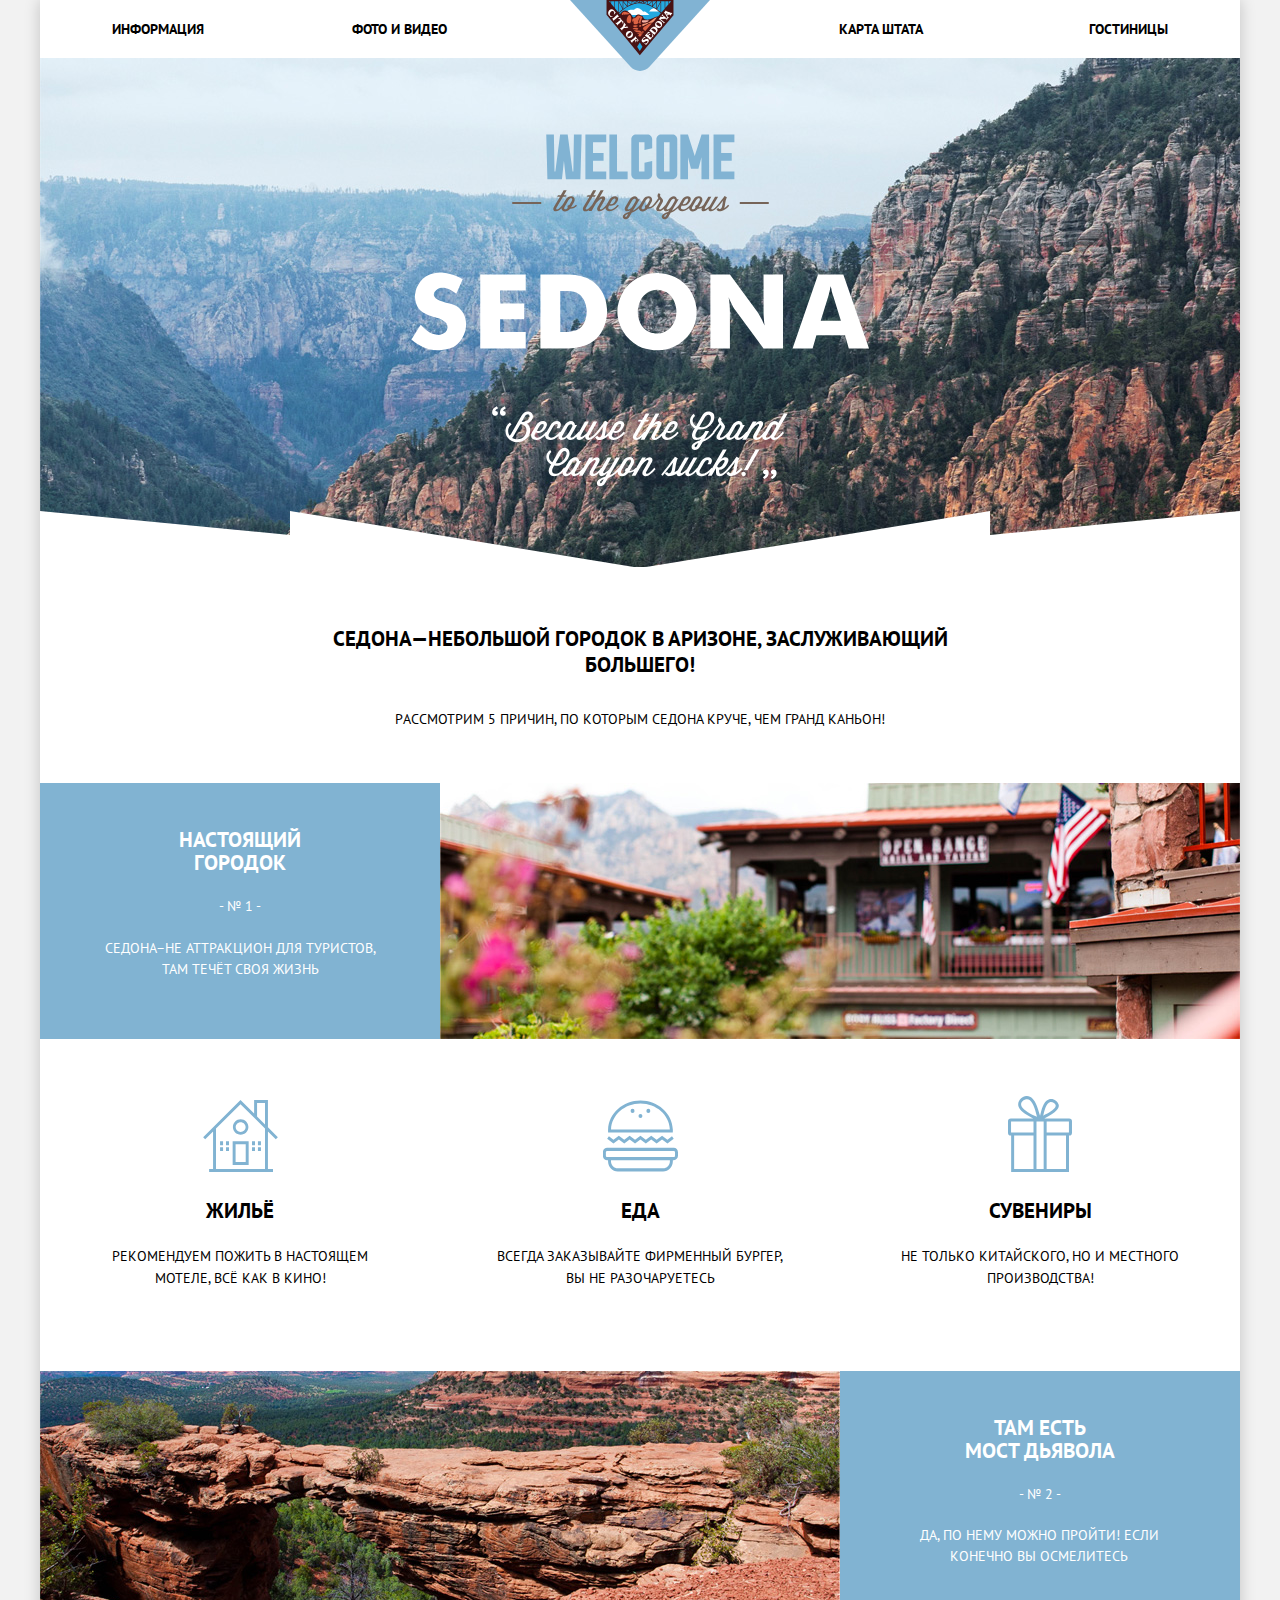
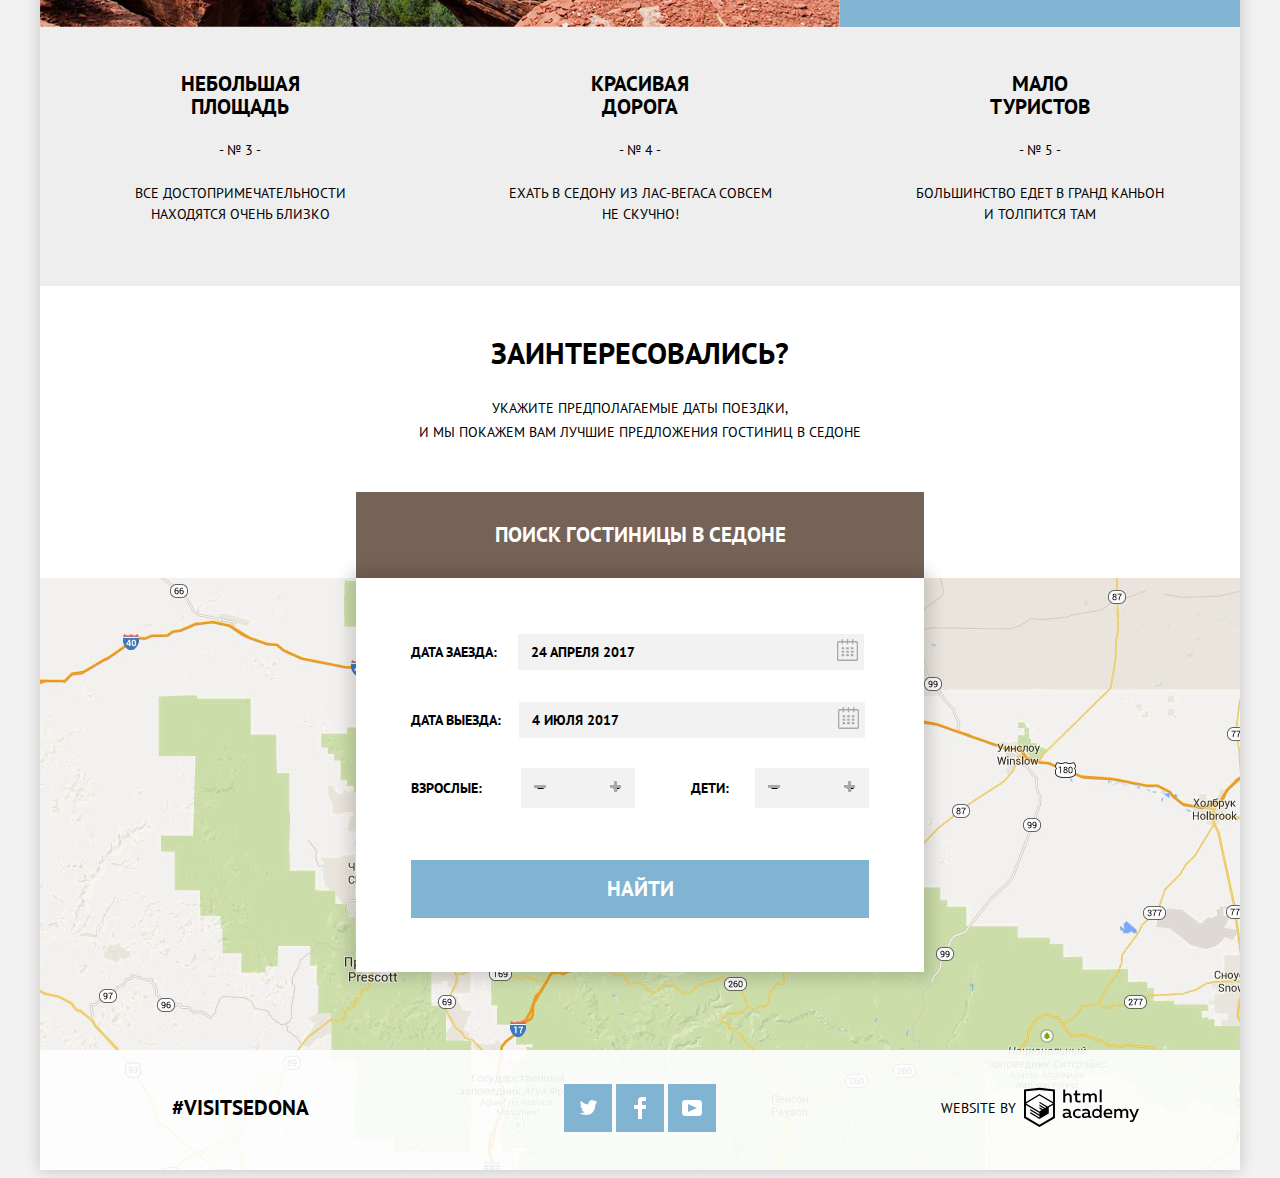
<file: index.html>
<!DOCTYPE html>
<html lang="ru">
	<head>
		<meta charset="utf-8">
		<title>HTML Academy: Седона</title>
		<link href="https://fonts.googleapis.com/css?family=PT+Sans:400,700&amp;subset=cyrillic" rel="stylesheet">
		<link rel="stylesheet"	href="css/normalize.css">
		<link rel="stylesheet" href="css/mini_style.css">		
	</head>
	<body>
		<div class="page-wrapper">
			<header class="main-header">
				<nav class="main-navigation">
					<a 	class="logo">
						<img src="img/logo-sedona.svg" width="140" height="71" alt="Логотип Седоны">
					</a>
					<ul class="site-navigation">
						<li><a href="#">Информация</a></li>
						<li><a href="#">Фото и видео</a></li>
						<li><a href="#">Карта штата</a></li>
						<li><a href="hotels.html">Гостиницы</a></li>
					</ul>
				</nav>
			</header>
			<main>
				<div class="welcome">
					<img src="img/intro-welcome.svg" width="459" height="353" alt="Приветствие">
				</div>
				<div class="intro">
					<h1 class="page-title">Седона&mdash;небольшой городок в Аризоне, заслуживающий большего!</h1>
					<p>Рaссмотрим 5 причин, по которым Седона круче, чем Гранд Каньон!</p>
				</div>
				<section class="features">
					<ul class="features-list"> 
						<li class="features-item features-item-blue features-item-full">
							<div class="features-item-text">
								<h2 class="features-title">Настоящий городок</h2>
								<p>Седона&ndash;не аттракцион для туристов, там течёт своя жизнь</p>
							</div>
							<div class="features-item-image">
								<img src="img/city.jpg" width="800" height="256" alt="Седона">
							</div>
						</li>
						<li class="features-item features-item-blue features-item-full">
							<div class="features-item-image">
								<img src="img/bridge.jpg" width="800" height="256" alt="Мост дьявола">
							</div>
							<div class="features-item-text">
								<h2 class="features-title">Там&nbsp;есть Мост&nbsp;дьявола</h2>
								<p>Да, по нему можно пройти! Если конечно вы осмелитесь</p>					
							</div>
						</li>
						<li class="features-item features-item-grey">
							<h2 class="features-title">Небольшая площадь</h2>
							<p>Все достопримечательности находятся очень близко</p>
						</li>
						<li class="features-item features-item-grey">
							<h2 class="features-title">Красивая дорога</h2>
							<p>Ехать в Седону из Лас-Вегаса совсем не скучно!</p>
						</li>
						<li class="features-item features-item-grey">
							<h2 class="features-title">Мало туристов</h2>
							<p>Большинство едет в гранд каньон и толпится там</p>
						</li>
						<li class="features-item-haslist">
							<ul class="features-sublist">
								<li class="features-item-sub">
									<h2 class="features-title-sub features-title-house">Жильё</h2>
									<p>Рекомендуем пожить в настоящем мотеле, всё как в кино!</p>
								</li>
								<li class="features-item-sub">
									<h2 class="features-title-sub features-title-food">Еда</h2>
									<p>Всегда заказывайте фирменный бургер, вы не разочаруетесь</p>
								</li>
								<li class="features-item-sub">
									<h2 class="features-title-sub features-title-gift">Сувениры</h2>
									<p>Не только китайского, но и местного производства!</p>
								</li>
							</ul>
						</li>
					</ul>
				</section>
				<div class="search">
					<h2 class="search-title">Заинтересовались?</h2>
					<p>Укажите предполагаемые даты поездки,<br> и мы покажем вам лучшие предложения гостиниц в Седоне</p>
					<a class="search-btn" href="#">Поиск гостиницы в Седоне</a>					
				</div>
			</main>
			<footer class="index-footer">
				<div class="hotel-search-wrapper">
		      		<form method="post" action="https://echo.htmlacademy.ru">

		  				<p class="input-wrapper">
		  					<label class="entry" for="checkin">Дата заезда:</label>
		  					<input type="text" id="checkin" name="calendar" value="24 апреля 2017">
		  					<button type="button" class="calendar-btn">
		  						<span class="visually-hidden">Календарь</span>
		  						<svg xmlns="http://www.w3.org/2000/svg" width="21" height="22" viewBox="0 0 21 22"><path d="M19.251 2.025h-2.845V.648c0-.381-.294-.689-.656-.689-.363 0-.656.308-.656.689v1.377h-3.938V.648c0-.381-.294-.689-.655-.689-.363 0-.657.308-.657.689v1.377H5.906V.648c0-.381-.294-.689-.656-.689-.363 0-.657.308-.657.689v1.377H1.75C.784 2.025 0 2.847 0 3.862v16.302C0 21.179.784 22 1.75 22h17.501c.966 0 1.749-.821 1.749-1.836V3.862c0-1.015-.783-1.837-1.749-1.837zm.437 18.139a.448.448 0 0 1-.437.459H1.75a.45.45 0 0 1-.438-.459V3.862a.45.45 0 0 1 .438-.459h2.844v1.378c0 .381.294.689.657.689.362 0 .656-.308.656-.689V3.403h3.938v1.378c0 .381.294.689.657.689.361 0 .655-.308.655-.689V3.403h3.938v1.378c0 .381.293.689.656.689.362 0 .656-.308.656-.689V3.403h2.845c.241 0 .437.206.437.459v16.302z"/><path d="M4.594 8.225h2.625v2.066H4.594zM4.594 11.668h2.625v2.067H4.594zM4.594 15.112h2.625v2.066H4.594zM9.188 15.112h2.625v2.066H9.188zM9.188 11.668h2.625v2.067H9.188zM9.188 8.225h2.625v2.066H9.188zM13.781 15.112h2.625v2.066h-2.625zM13.781 11.668h2.625v2.067h-2.625zM13.781 8.225h2.625v2.066h-2.625z"/></svg>
		  					</button>
		  				</p>
		  				<p class="input-wrapper">
		  					<label class="departure" for="checkon">Дата выезда:</label>
		  					<input type="text" id="checkon" name="date" value="4 июля 2017">
		  					<button type="button" class="calendar-btn">
		  						<span class="visually-hidden">Календарь</span>
		  						<svg xmlns="http://www.w3.org/2000/svg" width="21" height="22" viewBox="0 0 21 22"><path d="M19.251 2.025h-2.845V.648c0-.381-.294-.689-.656-.689-.363 0-.656.308-.656.689v1.377h-3.938V.648c0-.381-.294-.689-.655-.689-.363 0-.657.308-.657.689v1.377H5.906V.648c0-.381-.294-.689-.656-.689-.363 0-.657.308-.657.689v1.377H1.75C.784 2.025 0 2.847 0 3.862v16.302C0 21.179.784 22 1.75 22h17.501c.966 0 1.749-.821 1.749-1.836V3.862c0-1.015-.783-1.837-1.749-1.837zm.437 18.139a.448.448 0 0 1-.437.459H1.75a.45.45 0 0 1-.438-.459V3.862a.45.45 0 0 1 .438-.459h2.844v1.378c0 .381.294.689.657.689.362 0 .656-.308.656-.689V3.403h3.938v1.378c0 .381.294.689.657.689.361 0 .655-.308.655-.689V3.403h3.938v1.378c0 .381.293.689.656.689.362 0 .656-.308.656-.689V3.403h2.845c.241 0 .437.206.437.459v16.302z"/><path d="M4.594 8.225h2.625v2.066H4.594zM4.594 11.668h2.625v2.067H4.594zM4.594 15.112h2.625v2.066H4.594zM9.188 15.112h2.625v2.066H9.188zM9.188 11.668h2.625v2.067H9.188zM9.188 8.225h2.625v2.066H9.188zM13.781 15.112h2.625v2.066h-2.625zM13.781 11.668h2.625v2.067h-2.625zM13.781 8.225h2.625v2.066h-2.625z"/></svg>
		  					</button>      					
		  				</p>
		  				<p class="input-half-wrap">
		      				<label class="adult" for="adult-nub">Взрослые:</label> 
		  					<button type="button" class="minus">&minus;</button>
							<input class="input-adult" value="2" id="adult-nub">						
							<button type="button" class="plus">&plus;</button>
						</p>	      				
		  				<p class="input-half-wrap">
							<label class="kids" for="kids-num">Дети:</label>
							<button type="button" class="minus">&minus;</button>
							<input class="input-kids" value="0" id="kids-num">
							<button type="button" class="plus">&plus;</button>
						</p>
		  				<button class="hotel-search-btn" type="submit">Найти</button> 			          			
		      		</form>
	      	    </div>
				<div class="map">
					<img src="img/map-index.jpg" width="1200" height="592" alt="Карта Седоны">
				</div>
				<div class="footer-wrapper-index">
					<p class="hashtag">#visitsedona</p>
						<ul class="social-list">
		    				<li>
		    					<a class="social-link social-link-tw" href="#">
		    						<span class="visually-hidden">Твитер</span>
		    						<svg xmlns="http://www.w3.org/2000/svg" xmlns:xlink="http://www.w3.org/1999/xlink" width="17" height="15" viewBox="0 0 17 15"><path fill="#FFF" d="M10.95.144c1.685-.496 2.984.27 3.577 1.179.673-.231 1.331-.481 2.011-.708a2.345 2.345 0 0 1-.857 1.768c.685.17 1.304-.491 1.304-.491-.169 1-1.006 1.788-1.563 2.024-.231 6.75-3.175 11.217-10.077 11.082h-.446c-.41 0-4.164-.46-4.898-1.887 2.271.196 3.893-.422 4.693-1.177-.96-.3-2.679-.477-2.979-2.95.349.106.564.228 1.19.119C1.705 8.247.374 7.53.448 5.33c.285.328 1.067.536 1.34.472C1.085 5.561-.182 2.442.894.85c1.818 1.854 3.735 3.606 7.152 3.773C8.254 2.33 9.183.793 10.95.144z"/></svg>

		    					</a>
		    				</li>
		    				<li>
		    					<a class="social-link social-link-fb" href="#">
		    						<span class="visually-hidden">Фейсбук</span>
		    						<svg xmlns="http://www.w3.org/2000/svg" width="12" height="22" viewBox="0 0 12 22"><path fill="#FFF" d="M12 4V0H8a4 4 0 0 0-4 4v4H0v4h4v10h4V12h4V8H8V4h4z"/></svg>
		    					</a>
		    				</li>
		      				<li>
		      					<a class="social-link social-link-yt" href="#">
		      						<span class="visually-hidden">Ютуб</span>
		      						<svg xmlns="http://www.w3.org/2000/svg" xmlns:xlink="http://www.w3.org/1999/xlink" width="20" height="16" viewBox="0 0 20 16"><path fill="#FFF" d="M17 0H3C1.35 0 0 1.35 0 3v10c0 1.65 1.35 3 3 3h14c1.65 0 3-1.35 3-3V3c0-1.65-1.35-3-3-3zM6.027 11.998V4.002L15.014 8l-8.987 3.998z"/></svg>
		      					</a>
		      				</li>
		      			</ul>	      		
					<p class="footer-copyright">
		  				<span>website by</span>
		  				<a class="footer-button" href="https://htmlacademy.ru/intensive/htmlcss">  					
		  					<span class="visually-hidden">«Профессиональный HTML и CSS, уровень 1»</span>
		  					<svg id="Layer_1" data-name="Layer 1" xmlns="http://www.w3.org/2000/svg" width="115" height="41" viewBox="0 0 108.08 36.85"><path d="M44.61,26.88a2,2,0,0,0,.55-0.1v1.33a3.25,3.25,0,0,1-1.18.21,1.67,1.67,0,0,1-1.67-1,4.84,4.84,0,0,1-3.14,1.08c-1.51,0-2.91-.83-2.91-2.55,0-2.13,2-2.79,3.71-2.79a11.08,11.08,0,0,1,2.17.25v-0.3c0-1-.76-1.77-2.19-1.77a7.42,7.42,0,0,0-3,.64v-1.7a10.21,10.21,0,0,1,3.19-.55c2.36,0,3.81,1.12,3.81,3.65v3a0.54,0.54,0,0,0,.49.59h0.17Zm-6.44-1.13A1.35,1.35,0,0,0,39.63,27h0.11a3.39,3.39,0,0,0,2.41-1V24.58a9.72,9.72,0,0,0-1.81-.21c-1,0-2.16.33-2.16,1.38h0Zm12.36-6.11a5,5,0,0,1,2.57.64V22a4.08,4.08,0,0,0-2.3-.7,2.75,2.75,0,1,0,0,5.49,5,5,0,0,0,2.43-.64v1.71a6.27,6.27,0,0,1-2.76.57A4.21,4.21,0,0,1,46,24.51q0-.21,0-0.41a4.32,4.32,0,0,1,4.18-4.46h0.38Zm12.17,7.24a2,2,0,0,0,.55-0.1v1.33a3.25,3.25,0,0,1-1.18.21,1.67,1.67,0,0,1-1.67-1,4.84,4.84,0,0,1-3.14,1.08c-1.51,0-2.91-.83-2.91-2.55,0-2.13,2-2.79,3.71-2.79a11.08,11.08,0,0,1,2.17.25v-0.3c0-1-.76-1.77-2.19-1.77a7.42,7.42,0,0,0-3,.64v-1.7a10.21,10.21,0,0,1,3.19-.55c2.36,0,3.81,1.12,3.81,3.65v3a0.54,0.54,0,0,0,.49.59h0.17Zm-6.44-1.13A1.35,1.35,0,0,0,57.73,27h0.11a3.39,3.39,0,0,0,2.41-1V24.58a9.72,9.72,0,0,0-1.81-.21c-1.06,0-2.16.33-2.16,1.38h0ZM73,16V28.2H71.35V26.88a3.88,3.88,0,0,1-3.19,1.54,4.4,4.4,0,0,1,0-8.78,3.81,3.81,0,0,1,3,1.3V16H73Zm-4.53,5.22a2.76,2.76,0,1,0,0,5.52A2.86,2.86,0,0,0,71.15,25V23A2.91,2.91,0,0,0,68.49,21.27ZM79,19.64c3.31,0,4.46,2.68,3.92,5.09H76.7c0.21,1.5,1.67,2.11,3.19,2.11a6.11,6.11,0,0,0,2.64-.59v1.6a7.14,7.14,0,0,1-3,.57C77,28.42,74.78,27,74.78,24a4.18,4.18,0,0,1,4-4.39H79Zm0.09,1.54a2.28,2.28,0,0,0-2.44,2.1v0.06H81.3A2,2,0,0,0,79.13,21.18Zm5.73,7V19.87h1.65v1a3.81,3.81,0,0,1,2.78-1.27A2.86,2.86,0,0,1,91.89,21a4.12,4.12,0,0,1,2.91-1.33A3.06,3.06,0,0,1,98,23V28.2h-1.9V23.05a1.59,1.59,0,0,0-1.42-1.75H94.42a2.8,2.8,0,0,0-2.07,1.12V28.2h-1.9V23.05A1.59,1.59,0,0,0,89,21.31H88.8a3,3,0,0,0-2.21,1.29v5.63H84.86Zm21.31-8.33h1.9l-3.91,9.46c-0.9,2.17-2.09,2.86-3.35,2.86a4.76,4.76,0,0,1-1.1-.14V30.46a2.86,2.86,0,0,0,.85.12c0.9,0,1.58-.64,2.07-1.9l0.17-.42-4-8.4h2l2.86,6.29ZM38.73,1.46V6.22a3.81,3.81,0,0,1,2.7-1.14,3.25,3.25,0,0,1,3.44,3.4v5.15H43V8.72a1.81,1.81,0,0,0-1.61-2h-0.3a2.93,2.93,0,0,0-2.32,1.39v5.52h-1.9V1.46h1.9ZM49.94,2.31v3h3V6.91h-3v3.81c0,1.1.5,1.46,1.58,1.46a4.49,4.49,0,0,0,1.69-.33v1.6A6.8,6.8,0,0,1,51,13.8a2.55,2.55,0,0,1-2.86-2.74V6.89H46.58V5.26h1.5V2.74Zm5.4,11.31V5.28H57v1A3.81,3.81,0,0,1,59.77,5a2.86,2.86,0,0,1,2.6,1.33A4.12,4.12,0,0,1,65.28,5,3.06,3.06,0,0,1,68.44,8.4v5.21h-1.9V8.46a1.59,1.59,0,0,0-1.42-1.75H64.89a2.8,2.8,0,0,0-2.07,1.12v5.78h-1.9V8.46A1.59,1.59,0,0,0,59.5,6.71H59.27A3,3,0,0,0,57.06,8v5.63H55.34ZM71.17,1.45H73V13.6H71.17V1.45ZM14.71,0H14.55L0,1.54V28.21l14.55,8.66,14.55-8.66V1.54Zm12.5,27.1L14.55,34.64,1.9,27.12V16.18l12.59,7.5V25L5.86,19.9v1.31l8.68,5.21v1.39L5.87,22.65V24l8.68,5.21,8.75-5.24V18.31L27.2,16V27.12Zm0-12.53-3.48,2-1.6,1L14.51,13v1.31L21,18.23H21l-0.14.09-1,.54-5.37-3.2V17l4.24,2.52-1,.67-3.2-1.9v1.31l2.1,1.24L14.5,22.1,2,14.65,14.51,7.11Zm0-1.32L14.49,5.76,1.91,13.25v-10L14.56,1.92,27.21,3.25v10h0Z" transform="translate(0 -0.02)"></path></svg>
		  				</a>
					</p>				
				</div>
	      	</footer>
	    </div>
	    <script src="js/mini_form.js"></script>
	</body>
</html>
</file>
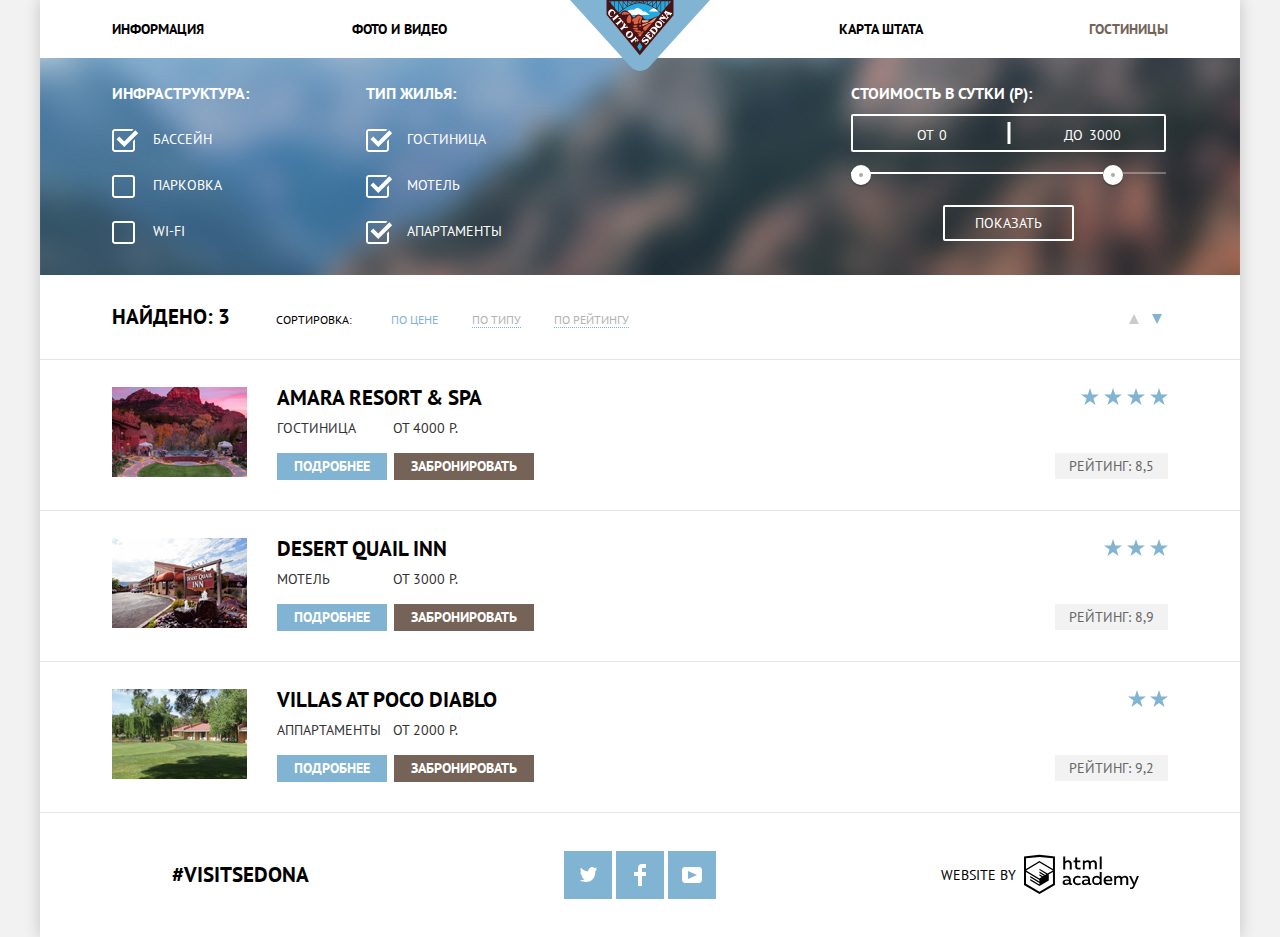
<file: hotels.html>
<!DOCTYPE html>
<html lang="ru">
	<head>
		<meta charset="utf-8">
		<title>Поиск отелей в Седоне</title>
		<link href="https://fonts.googleapis.com/css?family=PT+Sans:400,700&amp;subset=cyrillic" rel="stylesheet">
		<link rel="stylesheet"	href="css/normalize.css">
		<link rel="stylesheet" href="css/mini_style.css">			
	</head>
	<body>
		<div class="page-wrapper">
			<header class="main-header">
				<nav class="main-navigation">
					<a 	class="logo" href="index.html"><img src="img/logo-sedona.svg" width="140" height="71" alt="Логотип Седона"></a>
					<ul class="site-navigation">
						<li><a href="#">Информация</a></li>
						<li><a href="#">Фото и видео</a></li>
						<li><a href="#">Карта штата</a></li>
						<li><a class="main-navigation-hotel">Гостиницы</a></li>
					</ul>
				</nav>
			</header>
			<main>
				<h1 class="visually-hidden">Бронирование отелей</h1>
				<section class="hotel-filter">
					<h2 class="visually-hidden">Сортировка</h2>
					<form class="hotel-filter-form" method="get" action="https://echo.htmlacademy.ru">
						<fieldset class="hotel-filter-group">
							<legend class="hotel-filter-title">Инфраструктура:</legend>
							<ul class="hotel-filter-list">
								<li class="hotel-filter-item">
									<input class="hotel-filter-input input-checked" type="checkbox" name="pool" value="pool" id="pool" checked>
									<label for="pool">Бассейн</label>
								</li>
								<li class="hotel-filter-item">
									<input class="hotel-filter-input" type="checkbox" name="parking" value="parking" id="parking">
									<label for="parking">Парковка</label>
								</li>
								<li class="hotel-filter-item">
									<input class="hotel-filter-input" type="checkbox" name="wi-fi" value="wi-fi" id="wi-fi">
									<label for="wi-fi">Wi-Fi</label>
								</li>
							</ul>						
						</fieldset>
						<fieldset class="hotel-filter-group">
							<legend class="hotel-filter-title">Тип жилья:</legend>
							<ul class="hotel-filter-list">
								<li class="hotel-filter-item">
									<input class="hotel-filter-input input-checked" type="checkbox" name="hotel" value="hotel" id="hotel" checked>
									<label for="hotel">Гостиница</label>
								</li>
								<li class="hotel-filter-item">
									<input class="hotel-filter-input input-checked" type="checkbox" name="motel" value="motel" id="motel" checked>
									<label for="motel">Мотель</label>
								</li>
								<li class="hotel-filter-item">
									<input class="hotel-filter-input input-checked" type="checkbox" name="apartaments" value="apartaments" id="apartaments" checked>
									<label for="apartaments">Апартаменты</label>
								</li>								
							</ul>					
						</fieldset>
						<fieldset class="hotel-filter-cost">
							<legend class="filter-cost-title">Стоимость в сутки (р):</legend>
							<div class="prise-controls">
								<label class="min-prise">от <input type="text" name="min-prise" value="0"></label>
								<label class="max-prise">до <input type="text" name="max-prise" value="3000"></label>
							</div>
							<div class="range-control">
								<div class="scale">
          							<div class="bar"></div>
       							</div>
       							<div class="range-toggle range-toggle-min"></div>
                                <div class="range-toggle range-toggle-max"></div>
							</div>							
							<button class="hotel-filter-btn" type="submit">Показать</button>
						</fieldset>									
					</form>
				</section>
				<section class="hotel-sort">
					<span class="hotel-sort-title">Найдено: 3</span>
					<div class="sort-caption">
						<span>Сортировка:</span>
						<ul class="sort-list">
							<li><a class="btn-blue">По цене</a></li>
							<li><a href="#">По типу</a></li>
							<li><a href="#">По рейтингу</a></li>
						</ul>
						<div class="sort-arrows">
							<a class="arrows arrows-up"></a>
							<a class="arrows arrows-down active"></a>
						</div>
					</div>					
				</section>
				<section class="hotels">
					<ul class="hotels-list">
						<li class="hotels-item">
							<a class="hotels-item-image" href="#"><img src="img/hotel.jpg" width="135" height="90" alt="Amara Resort & SPA"></a>
							<div class="hotels-item-info">
								<h3 class="hotels-item-title"><a href="#">Amara Resort & SPA</a></h3>
								<p>Гостиница</p>
								<p>От 4000 р.</p>
								<a class="btn" href="#">Подробнее</a>
								<a class="btn btn-dark" href="#">Забронировать</a>
							</div>
							<div class="hotels-item-rating">
								<div class="hotel-item-stars" aria-label="four-star"></div>
								<p>рейтинг: 8,5</p>
							</div>
						</li>
						<li class="hotels-item">
							<a class="hotels-item-image" href="#"><img src="img/motel.jpg" width="135" height="90" alt="Desert Quail Inn"></a>
							<div class="hotels-item-info">
								<h3 class="hotels-item-title"><a href="#">Desert Quail Inn</a></h3>
								<p>Мотель</p>
								<p>От 3000 р.</p>
								<a class="btn" href="#">Подробнее</a>
								<a class="btn btn-dark" href="#">Забронировать</a>
							</div>
							<div class="hotels-item-rating">
								<div class="hotel-item-stars item-stars-motel" aria-label="three-star"></div>
								<p>рейтинг: 8,9</p>
							</div>
						</li>
						<li class="hotels-item">
							<a class="hotels-item-image" href="#"><img src="img/apartaments.jpg" width="135" height="90" alt="Villas at Poco Diabloa"></a>
							<div class="hotels-item-info">
								<h3 class="hotels-item-title"><a href="#">Villas at Poco Diablo</a></h3>
								<p>Аппартаменты</p>
								<p>От 2000 р.</p>
								<a class="btn" href="#">Подробнее</a>
								<a class="btn btn-dark" href="#">Забронировать</a>
							</div>
							<div class="hotels-item-rating">
								<div class="hotel-item-stars item-stars-apartaments"  aria-label="two-star"></div>
								<p>рейтинг: 9,2</p>
							</div>
						</li>
					</ul>
				</section>
			</main>
			<footer class="page-footer">
				<div class="footer-wrapper">
					<p class="hashtag">#visitsedona</p>
						<ul class="social-list">
		    				<li>
		    					<a class="social-link social-link-tw" href="#">
		    						<span class="visually-hidden">Твитер</span>
		    						<svg xmlns="http://www.w3.org/2000/svg" xmlns:xlink="http://www.w3.org/1999/xlink" width="17" height="15" viewBox="0 0 17 15"><path fill="#FFF" d="M10.95.144c1.685-.496 2.984.27 3.577 1.179.673-.231 1.331-.481 2.011-.708a2.345 2.345 0 0 1-.857 1.768c.685.17 1.304-.491 1.304-.491-.169 1-1.006 1.788-1.563 2.024-.231 6.75-3.175 11.217-10.077 11.082h-.446c-.41 0-4.164-.46-4.898-1.887 2.271.196 3.893-.422 4.693-1.177-.96-.3-2.679-.477-2.979-2.95.349.106.564.228 1.19.119C1.705 8.247.374 7.53.448 5.33c.285.328 1.067.536 1.34.472C1.085 5.561-.182 2.442.894.85c1.818 1.854 3.735 3.606 7.152 3.773C8.254 2.33 9.183.793 10.95.144z"/></svg>

		    					</a>
		    				</li>
		    				<li>
		    					<a class="social-link social-link-fb" href="#">
		    						<span class="visually-hidden">Фейсбук</span>
		    						<svg xmlns="http://www.w3.org/2000/svg" width="12" height="22" viewBox="0 0 12 22"><path fill="#FFF" d="M12 4V0H8a4 4 0 0 0-4 4v4H0v4h4v10h4V12h4V8H8V4h4z"/></svg>
		    					</a>
		    				</li>
		      				<li>
		      					<a class="social-link social-link-yt" href="#">
		      						<span class="visually-hidden">Ютуб</span>
		      						<svg xmlns="http://www.w3.org/2000/svg" xmlns:xlink="http://www.w3.org/1999/xlink" width="20" height="16" viewBox="0 0 20 16"><path fill="#FFF" d="M17 0H3C1.35 0 0 1.35 0 3v10c0 1.65 1.35 3 3 3h14c1.65 0 3-1.35 3-3V3c0-1.65-1.35-3-3-3zM6.027 11.998V4.002L15.014 8l-8.987 3.998z"/></svg>
		      					</a>
		      				</li>
		      			</ul>	      		
					<p class="footer-copyright">
		  				<span>website by</span>
		  				<a class="footer-button" href="https://htmlacademy.ru/intensive/htmlcss">  					
		  					<span class="visually-hidden">«Профессиональный HTML и CSS, уровень 1»</span>
		  					<svg id="Layer_1" data-name="Layer 1" xmlns="http://www.w3.org/2000/svg" width="115" height="41" viewBox="0 0 108.08 36.85"><path d="M44.61,26.88a2,2,0,0,0,.55-0.1v1.33a3.25,3.25,0,0,1-1.18.21,1.67,1.67,0,0,1-1.67-1,4.84,4.84,0,0,1-3.14,1.08c-1.51,0-2.91-.83-2.91-2.55,0-2.13,2-2.79,3.71-2.79a11.08,11.08,0,0,1,2.17.25v-0.3c0-1-.76-1.77-2.19-1.77a7.42,7.42,0,0,0-3,.64v-1.7a10.21,10.21,0,0,1,3.19-.55c2.36,0,3.81,1.12,3.81,3.65v3a0.54,0.54,0,0,0,.49.59h0.17Zm-6.44-1.13A1.35,1.35,0,0,0,39.63,27h0.11a3.39,3.39,0,0,0,2.41-1V24.58a9.72,9.72,0,0,0-1.81-.21c-1,0-2.16.33-2.16,1.38h0Zm12.36-6.11a5,5,0,0,1,2.57.64V22a4.08,4.08,0,0,0-2.3-.7,2.75,2.75,0,1,0,0,5.49,5,5,0,0,0,2.43-.64v1.71a6.27,6.27,0,0,1-2.76.57A4.21,4.21,0,0,1,46,24.51q0-.21,0-0.41a4.32,4.32,0,0,1,4.18-4.46h0.38Zm12.17,7.24a2,2,0,0,0,.55-0.1v1.33a3.25,3.25,0,0,1-1.18.21,1.67,1.67,0,0,1-1.67-1,4.84,4.84,0,0,1-3.14,1.08c-1.51,0-2.91-.83-2.91-2.55,0-2.13,2-2.79,3.71-2.79a11.08,11.08,0,0,1,2.17.25v-0.3c0-1-.76-1.77-2.19-1.77a7.42,7.42,0,0,0-3,.64v-1.7a10.21,10.21,0,0,1,3.19-.55c2.36,0,3.81,1.12,3.81,3.65v3a0.54,0.54,0,0,0,.49.59h0.17Zm-6.44-1.13A1.35,1.35,0,0,0,57.73,27h0.11a3.39,3.39,0,0,0,2.41-1V24.58a9.72,9.72,0,0,0-1.81-.21c-1.06,0-2.16.33-2.16,1.38h0ZM73,16V28.2H71.35V26.88a3.88,3.88,0,0,1-3.19,1.54,4.4,4.4,0,0,1,0-8.78,3.81,3.81,0,0,1,3,1.3V16H73Zm-4.53,5.22a2.76,2.76,0,1,0,0,5.52A2.86,2.86,0,0,0,71.15,25V23A2.91,2.91,0,0,0,68.49,21.27ZM79,19.64c3.31,0,4.46,2.68,3.92,5.09H76.7c0.21,1.5,1.67,2.11,3.19,2.11a6.11,6.11,0,0,0,2.64-.59v1.6a7.14,7.14,0,0,1-3,.57C77,28.42,74.78,27,74.78,24a4.18,4.18,0,0,1,4-4.39H79Zm0.09,1.54a2.28,2.28,0,0,0-2.44,2.1v0.06H81.3A2,2,0,0,0,79.13,21.18Zm5.73,7V19.87h1.65v1a3.81,3.81,0,0,1,2.78-1.27A2.86,2.86,0,0,1,91.89,21a4.12,4.12,0,0,1,2.91-1.33A3.06,3.06,0,0,1,98,23V28.2h-1.9V23.05a1.59,1.59,0,0,0-1.42-1.75H94.42a2.8,2.8,0,0,0-2.07,1.12V28.2h-1.9V23.05A1.59,1.59,0,0,0,89,21.31H88.8a3,3,0,0,0-2.21,1.29v5.63H84.86Zm21.31-8.33h1.9l-3.91,9.46c-0.9,2.17-2.09,2.86-3.35,2.86a4.76,4.76,0,0,1-1.1-.14V30.46a2.86,2.86,0,0,0,.85.12c0.9,0,1.58-.64,2.07-1.9l0.17-.42-4-8.4h2l2.86,6.29ZM38.73,1.46V6.22a3.81,3.81,0,0,1,2.7-1.14,3.25,3.25,0,0,1,3.44,3.4v5.15H43V8.72a1.81,1.81,0,0,0-1.61-2h-0.3a2.93,2.93,0,0,0-2.32,1.39v5.52h-1.9V1.46h1.9ZM49.94,2.31v3h3V6.91h-3v3.81c0,1.1.5,1.46,1.58,1.46a4.49,4.49,0,0,0,1.69-.33v1.6A6.8,6.8,0,0,1,51,13.8a2.55,2.55,0,0,1-2.86-2.74V6.89H46.58V5.26h1.5V2.74Zm5.4,11.31V5.28H57v1A3.81,3.81,0,0,1,59.77,5a2.86,2.86,0,0,1,2.6,1.33A4.12,4.12,0,0,1,65.28,5,3.06,3.06,0,0,1,68.44,8.4v5.21h-1.9V8.46a1.59,1.59,0,0,0-1.42-1.75H64.89a2.8,2.8,0,0,0-2.07,1.12v5.78h-1.9V8.46A1.59,1.59,0,0,0,59.5,6.71H59.27A3,3,0,0,0,57.06,8v5.63H55.34ZM71.17,1.45H73V13.6H71.17V1.45ZM14.71,0H14.55L0,1.54V28.21l14.55,8.66,14.55-8.66V1.54Zm12.5,27.1L14.55,34.64,1.9,27.12V16.18l12.59,7.5V25L5.86,19.9v1.31l8.68,5.21v1.39L5.87,22.65V24l8.68,5.21,8.75-5.24V18.31L27.2,16V27.12Zm0-12.53-3.48,2-1.6,1L14.51,13v1.31L21,18.23H21l-0.14.09-1,.54-5.37-3.2V17l4.24,2.52-1,.67-3.2-1.9v1.31l2.1,1.24L14.5,22.1,2,14.65,14.51,7.11Zm0-1.32L14.49,5.76,1.91,13.25v-10L14.56,1.92,27.21,3.25v10h0Z" transform="translate(0 -0.02)"></path></svg>
		  				</a>
					</p>	
	          	</div>
          	</footer>
        </div>
    </body>
</html>
</file>
<file: css/mini_style.css>
html{-webkit-box-sizing:border-box;box-sizing:border-box}*,*::before,*::after{-webkit-box-sizing:inherit;box-sizing:inherit}body{margin:0;font-family:"PT Sans",Arial,sans-serif;font-size:14px;line-height:26px;color:#000;text-transform:uppercase;background-color:#f2f2f2}a{text-decoration:none}.btn{line-height:21px;color:#fff;font-weight:700;background-color:#81b3d2;padding:3px 17px;margin-right:4px;display:inline-block;vertical-align:top}.visually-hidden{position:absolute;width:1px;height:1px;margin:-1px;border:0;padding:0;clip:rect(0 0 0 0);overflow:hidden}.page-wrapper{width:1200px;margin:0 auto;background-color:#fff;-webkit-box-shadow:0 0 15px 0 rgba(0,0,0,.2);box-shadow:0 0 15px 0 rgba(0,0,0,.2);text-align:center}.main-header{position:relative}.site-navigation{display:-webkit-box;display:-ms-flexbox;display:flex;-ms-flex-wrap:wrap;flex-wrap:wrap;-webkit-box-align:center;-ms-flex-align:center;align-items:center;margin:0;padding:0 72px;list-style:none}.site-navigation li{width:239px;padding:16px 0}.site-navigation a{display:inline-block;z-index:1;font-weight:700;color:#000}.site-navigation li:first-child{text-align:left;padding-right:10px}.site-navigation li:last-child{text-align:right;padding-left:10px}.site-navigation li:nth-child(2){margin-right:100px;padding-left:1px;padding-right:10px;text-align:left}.site-navigation li:nth-child(3){padding-left:10px;padding-right:6px;text-align:right}.site-navigation a:hover,.site-navigation a:focus{color:#81b3d2}.site-navigation a:active{color:#b2b2b2}.logo{position:absolute;top:0;left:50%;-webkit-transform:translateX(-50%);-ms-transform:translateX(-50%);transform:translateX(-50%);z-index:2;width:140px}.welcome{position:relative;background-image:url(../img/welcom-bg.jpg);background-size:cover;background-position:0 -58px}.welcome img{margin:76px 0 72px}.welcome::after{content:"";position:absolute;bottom:0;left:0;background-image:url(../img/intro-mask.svg);width:100%;height:56px}.intro{padding:49px 20px 38px}.page-title{font-size:21px;margin:10px auto 28px;width:615px}.intro p{margin:13px auto;width:575px}.features-list{list-style:none;margin:0;padding:0;display:-webkit-box;display:-ms-flexbox;display:flex;-ms-flex-wrap:wrap;flex-wrap:wrap;counter-reset:features}.features p{line-height:21px;margin:0;padding:0}.features-item{width:100%;display:-webkit-box;display:-ms-flexbox;display:flex;margin:0;padding:0}.features-item-blue{background-color:#81b3d2}.features-item-full{width:100%}.features-item-full:first-of-type{-webkit-box-ordinal-group:-1;-ms-flex-order:-2;order:-2}.features-item-text{width:400px;padding:36px 20px 35px}.features-item-image{height:256px}.features-title{color:#fff;font-size:21px;line-height:110%;font-weight:700;margin:9px auto;width:210px}.features-title::after{margin-top:21px;display:block;font-weight:400;font-size:14px;counter-increment:features;content:"- № " counter(features) " -"}.features-item-blue p{color:#fff;margin:20px 44px;width:273px}.features-item-blue:nth-of-type(2) p{margin:19px 28px;width:302px}.features-item-grey{background-color:#eee;color:#000;width:400px;display:-webkit-box;display:-ms-flexbox;display:flex;-ms-flex-wrap:wrap;flex-wrap:wrap;padding:36px 20px 40px}.features-item-grey .features-title{color:#000;padding:0;margin:9px auto 0;width:118px}.features-item-grey p{margin:21px 40px}.features-item-grey:nth-of-type(5) p{margin:20px 55px;width:256px}.features-item-haslist{-webkit-box-ordinal-group:0;-ms-flex-order:-1;order:-1}.features-sublist{list-style:none;width:100%;margin:0;padding:0;display:-webkit-box;display:-ms-flexbox;display:flex;-ms-flex-wrap:wrap;flex-wrap:wrap}.features-item-sub{width:400px;margin:0;padding:20px 20px}.features-title-sub{margin:37px 0 21px}.features-title-house{padding-top:102px;padding-bottom:0;background-image:url(../img/house-icon.svg);background-size:75px 80px;background-position:top center;background-repeat:no-repeat}.features-title-food{padding-top:102px;padding-bottom:0;background-image:url(../img/food-icon.svg);background-size:75px 80px;background-position:top center;background-repeat:no-repeat}.features-title-gift{padding-top:102px;padding-bottom:0;background-image:url(../img/gift-icon.svg);background-size:64px 76px;background-position:top center;background-repeat:no-repeat}.features-item-sub p{margin:0 auto;line-height:160%;width:300px;margin-bottom:61px}.search{padding:40px 20px 0;margin:0}.search-title{font-size:30px;line-height:36px;padding:0;margin:9px auto 25px;width:300px}.search p{line-height:24px;padding:0;margin:12px auto;width:450px}.search-btn{font-size:21px;line-height:26px;color:#fff;background-color:#766357;margin-top:36px;padding:30px 20px;display:inline-block;vertical-align:top;font-weight:700;width:568px}.search-btn:hover,.search-btn:focus{color:#fff;background-color:#604e43}.search-btn:active{color:rgb(255,255,255,.3);background-color:#503e33}.index-footer{position:relative}.hotel-search-wrapper{display:none;position:absolute;top:0;left:50%;width:568px;margin-left:-284px;padding:54px 55px;font-size:14px;font-weight:700;text-align:left;background-color:#fff;-webkit-box-shadow:0 0 15px 7px rgba(0,0,1,.15);box-shadow:0 0 15px 7px rgba(0,0,1,.15)}.search-wrapper-show{display:block;-webkit-animation-name:bounce;animation-name:bounce;-webkit-animation-duration:0.6s;animation-duration:0.6s}@-webkit-keyframes bounce{0%{-webkit-transform:translateX(300px);transform:translateX(300px)}100%{-webkit-transform:translateX(0);transform:translateX(0)}}@keyframes bounce{0%{-webkit-transform:translateX(300px);transform:translateX(300px)}100%{-webkit-transform:translateX(0);transform:translateX(0)}}.hotel-search-wrapper form{display:-webkit-box;display:-ms-flexbox;display:flex;-ms-flex-wrap:wrap;flex-wrap:wrap;-webkit-box-pack:justify;-ms-flex-pack:justify;justify-content:space-between;width:100%}.hotel-search-wrapper p{margin:0;margin-bottom:28px}.hotel-search-wrapper input{padding-left:13px;padding-right:38px;height:40px;font-size:14px;font-weight:700;text-transform:uppercase;background-color:#f2f2f2}.input-wrapper,.input-half-wrap{position:relative;display:-webkit-box;display:-ms-flexbox;display:flex;-webkit-box-align:baseline;-ms-flex-align:baseline;align-items:baseline}.input-wrapper input{width:350px}.input-half-wrap input{width:38px;padding:0;text-align:center;border:none}.inout-wrapper label,.adults{display:inline-block;min-width:111px}.entry{margin-right:19px}.departure{margin-right:16px}.adult{margin-right:39px}.kids{display:inline-block;min-width:64px}.input-half-wrap button{position:relative;top:0px;border:none;width:38px;height:40px;background-color:#f2f2f2;cursor:pointer}.minus::before,.plus::before{position:absolute;content:"";top:17px;left:13px;width:12px;height:3px;background:#a9a9a9}.plus::before{width:11px}.plus::after{position:absolute;content:"";top:13px;left:17px;width:3px;height:11px;background:#a9a9a9}.minus:hover::before,.plus:hover::before,.plus:hover::after{background:#000}.minus:active::before,.plus:active::before,.plus:active::after{background:#81b3d2}input,input:hover{border:2px solid #fff}.input-half-wrap input{border:none}input:hover{background-color:#ebebeb}input:focus{outline:none;background-color:#fff;border:2px solid #e5e5e5}.calendar-btn{position:absolute;top:0;right:0;width:38px;height:38px;fill:#a9a9a9;background-color:transparent;border:none;cursor:pointer}.calendar-btn:hover,.calendar-btn:focus{fill:#000}.calendar-btn:active{fill:#81b3d2}.hotel-search-btn{font-size:21px;line-height:26px;font-weight:700;text-transform:uppercase;margin-top:24px;padding:16px 20px;vertical-align:top;width:458px;color:#fff;background-color:#81b3d2;border:none;cursor:pointer}.hotel-search-btn:hover,.hotel-search-btn:focus{background-color:#669ec0}.hotel-search-btn:active{background-color:#5496bd;color:rgb(255,255,255,.3)}.map{width:100%;height:592px;padding:0;margin:0}.footer-wrapper,.footer-wrapper-index{display:-webkit-box;display:-ms-flexbox;display:flex;-ms-flex-wrap:wrap;flex-wrap:wrap;padding:20px 0;-webkit-box-pack:justify;-ms-flex-pack:justify;justify-content:space-between;-webkit-box-align:center;-ms-flex-align:center;align-items:center;font-weight:400}.footer-wrapper-index{position:absolute;bottom:0}.hashtag{font-size:21px;line-height:26px;width:400px;font-weight:700}.social-list{display:-webkit-box;display:-ms-flexbox;display:flex;padding:0;list-style:none;width:400px;-webkit-box-pack:center;-ms-flex-pack:center;justify-content:center}.social-list li:not(:nth-of-type(3n)){margin-right:4px}.social-link{width:48px;height:48px;background-color:#81b3d2;display:block;background-position:50% 50%}.social-list a:hover,.social-list a:focus{background-color:#669ec0}.social-link a:active{background-color:#5496bd}.social-link svg{margin-top:16px}.social-link:active svg{opacity:.3}.social-link-fb svg{margin-top:13px}.footer-copyright{font-size:14px;line-height:26px;display:-webkit-box;display:-ms-flexbox;display:flex;-webkit-box-align:center;-ms-flex-align:center;align-items:center;width:400px;-webkit-box-pack:center;-ms-flex-pack:center;justify-content:center}.footer-copyright a{display:block}.footer-button{margin-left:8px;padding-top:7px}.footer-button:hover svg{fill:#81b3d2}.footer-button:active svg{fill:#bdbbbc}.footer-copyright img{margin-left:9px}.main-navigation .main-navigation-hotel{color:#766357;pointer-events:none}h1.visually-hidden,h2.visually-hidden{display:none}.hotel-filter{margin-bottom:0;padding:25px 72px 8px;text-align:left;background-color:#1d272c;background-image:url(../img/hotel-filter-bg.jpg);background-size:cover;background-position:0 -58px}.hotel-filter-form{display:-webkit-box;display:-ms-flexbox;display:flex;margin:0;line-height:21px;color:#fff}.hotel-filter-group{width:254px;margin:0;padding:0;border:none}.hotel-filter-title{margin-top:0;margin-bottom:25px;font-size:16px;font-weight:700}.hotel-filter-list{margin:0;padding:0;list-style:none}.hotel-filter-item{position:relative;display:block;padding-left:41px;margin-bottom:25px;font-size:14px;cursor:pointer;-webkit-user-select:none;-moz-user-select:none;-ms-user-select:none;user-select:none}.hotel-filter-item input{position:absolute;height:0;width:0;opacity:0;cursor:pointer}.hotel-filter-item label{cursor:pointer}input[type="checkbox"]:not(:checked)+label:before{content:url(../img/checkbox-off.svg);position:absolute;left:0;top:0;cursor:pointer}input[type="checkbox"]:checked+label:after{content:url(../img/checkbox-on.svg);position:absolute;left:0;top:0;-webkit-transition:all 0.2s ease;-o-transition:all 0.2s ease;transition:all 0.2s ease;cursor:pointer}input:disabled~label:before{opacity:.3}.input-checked:disabled~label:after{opacity:.3}.hotel-filter-cost{padding:0;margin-left:auto;border:0;width:315px;color:#fff;text-transform:uppercase}.filter-cost-title{margin-bottom:10px;font-weight:600;font-size:16px;line-height:21px}.prise-controls{position:relative;height:38px;margin-bottom:20px;border:2px solid #fff;border-radius:2px;font-size:0}.prise-controls label{display:inline-block;font-size:14px;line-height:38px;vertical-align:top;padding:0;margin:0;cursor:pointer}.prise-controls .min-prise,.prise-controls .max-prise{padding:0 13px 0 64px}.prise-controls input{width:50px;margin:0;color:inherit;font:inherit;background:none;border:none;height:38px}.prise-controls::after{content:"";position:absolute;top:50%;left:50%;width:3px;height:22px;background:#fff;-webkit-transform:translate(-50%,-50%);-ms-transform:translate(-50%,-50%);transform:translate(-50%,-50%)}.range-control{position:relative;margin-bottom:31px}.scale{height:2px;background:rgba(255,255,255,.3)}.bar{width:80%;height:2px;background:#fff}.range-toggle{position:absolute;top:-7px;width:4px;height:4px;background:#ababab;border:8px solid #fff;border-radius:50%;-webkit-box-shadow:0 2px 1px 0 rgba(0,1,1,.2);box-shadow:0 2px 1px 0 rgba(0,1,1,.2);cursor:pointer;-webkit-box-sizing:content-box;box-sizing:content-box}.range-toggle:hover{background:#1c4f80;border:9px solid #fff}.range-toggle-min{left:0}.range-toggle-max{left:80%}.hotel-filter-btn{display:block;margin:0 auto;padding:6px 30px;font-size:14px;line-height:20px;color:#fff;text-transform:uppercase;background:transparent;border:2px solid #fff;border-radius:2px;cursor:pointer}.hotel-filter-btn:hover{color:#000;background:#fff}.hotel-sort,.sort-caption,.sort-list{display:-webkit-box;display:-ms-flexbox;display:flex}.hotel-sort,.sort-caption{-webkit-box-align:baseline;-ms-flex-align:baseline;align-items:baseline}.hotel-sort{padding:11px 72px}.sort-list{-webkit-box-pack:justify;-ms-flex-pack:justify;justify-content:space-between;width:238px;padding:0;list-style:none}.hotel-sort-title{display:block;width:135px;margin:18px 0;margin-right:29px;font-size:21px;font-weight:700;text-align:left}.sort-caption{font-size:12px;line-height:18px}.sort-caption span{display:block;width:115px;text-align:left}.sort-list a{color:#b2b2b2;border-bottom:1px dotted #81b3d2}.sort-list a:hover,.sort-list a:focus{color:#81b3d2}.sort-list a:active{color:#000;border-bottom:none}.sort-list .btn-blue{color:#81b3d2;border-bottom:none}.sort-arrows{margin-left:495px}.arrows{display:inline-block;margin:0 5px;font-size:0;border:10px solid #cacaca;border-right-width:5px;border-right-color:transparent;border-left-width:5px;border-left-color:transparent;cursor:pointer}.arrows-up{border-top-width:0}.arrows-down{border-bottom-width:0}.arrows:hover,.arrows:focus{border-top-color:#231f20;border-bottom-color:#231f20}.arrows:active,.active{border-top-color:#81b3d2;border-bottom-color:#81b3d2}.hotel-sort{border-bottom:1px solid #e5e5e5}.hotels-list{margin:0;padding:0;list-style:none}.hotels-item{display:-webkit-box;display:-ms-flexbox;display:flex;-ms-flex-wrap:wrap;flex-wrap:wrap;padding:25px 72px;border-bottom:1px solid #e5e5e5}.hotels-item-image{padding-top:2px}.hotels-item-info{text-align:left;margin-left:30px;display:-webkit-box;display:-ms-flexbox;display:flex;-ms-flex-wrap:wrap;flex-wrap:wrap;width:275px;-webkit-box-align:start;-ms-flex-align:start;align-items:flex-start}.hotels-item-title{font-size:21px;line-height:26px;margin:0;width:100%;cursor:pointer}.hotels-item-title a{color:#000}.hotels-item-title:hover a,.hotels-item-title:focus a{color:#81b3d2}.hotels-item-title:active a{color:rgb(0,0,0,.3)}.hotels-item-info p{font-size:14px;line-height:21px;color:#333;margin:2px 0 10px;width:42%}.cost{margin-left:0}.btn:hover,.btn:focus{background-color:#669ec0}.btn:active{color:rgb(255,255,255,.3)}.btn-dark{background-color:#766357;margin-left:3px}.btn-dark:hover,.btn-dark:focus{background-color:#604e43}.hotels-item-rating{display:-webkit-box;display:-ms-flexbox;display:flex;-webkit-box-orient:vertical;-webkit-box-direction:normal;-ms-flex-direction:column;flex-direction:column;-webkit-box-pack:justify;-ms-flex-pack:justify;justify-content:space-between;margin-left:auto}.hotel-item-stars{width:87px;height:20px;margin-left:auto;margin-top:3px;margin-bottom:44px;background-image:url(../img/star.svg);background-repeat:space}.item-stars-motel{width:64px}.item-stars-apartaments{width:40px}.hotels-item-rating p{color:#666;background-color:#f2f2f2;padding:0 14px;margin:0;margin-bottom:6px}
</file>
